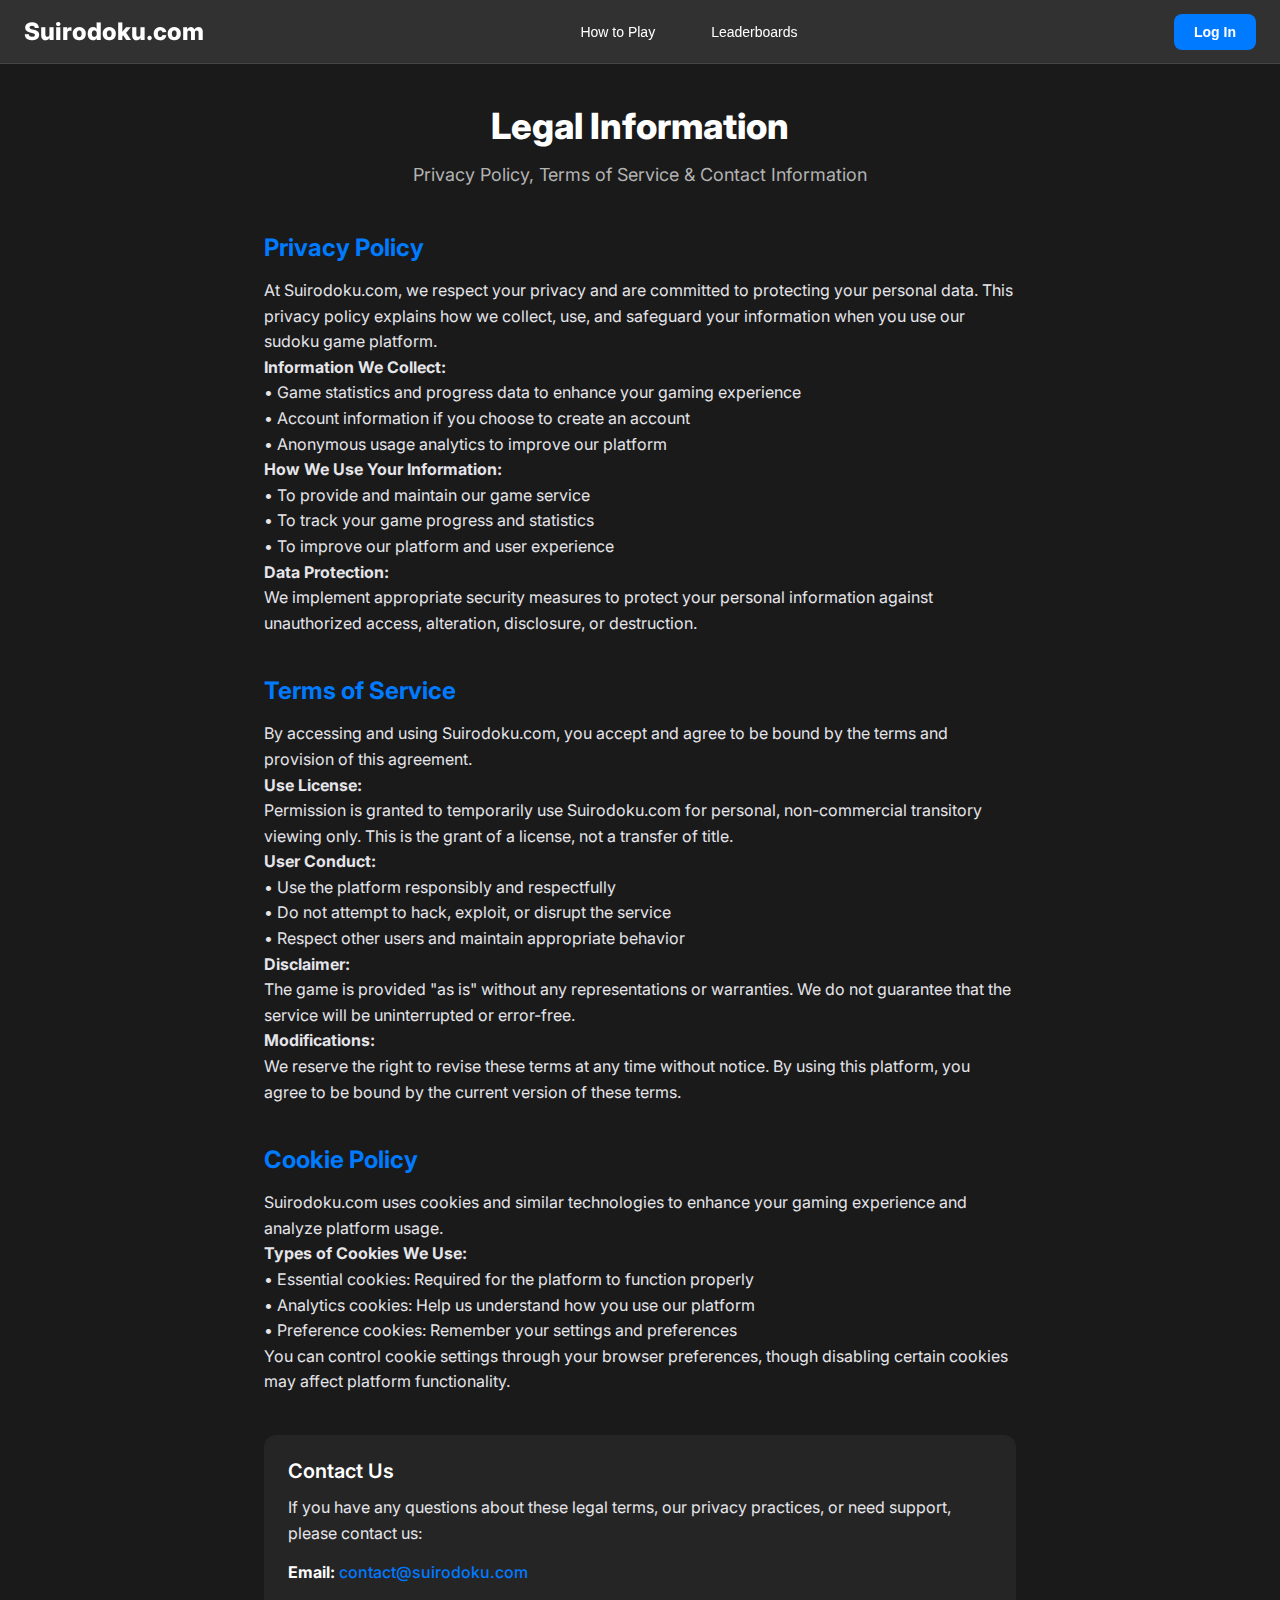
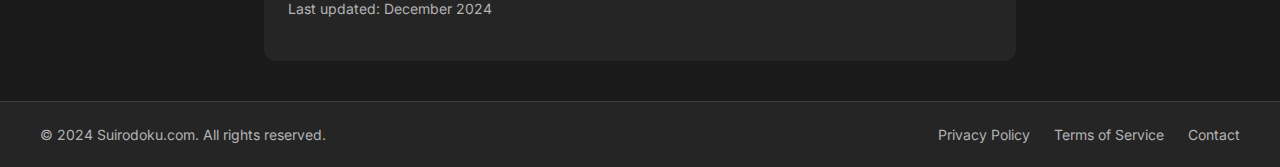
<file: legal/index.html>
<!DOCTYPE html>
<html lang="en">
<head>
    <meta charset="UTF-8">
    <meta name="viewport" content="width=device-width, initial-scale=1.0">
    <title>Legal - Suirodoku.com</title>
    
    <!-- FAVICON -->
    <link rel="icon" type="image/x-icon" href="/favicon.ico">
    <link rel="icon" type="image/png" sizes="32x32" href="/favicon-32x32.png">
    
    <link href="https://fonts.googleapis.com/css2?family=Inter:wght@400;500;600;700;800&display=swap" rel="stylesheet">
    <style>
        /* Styles de base repris de votre CSS */
        * {
            margin: 0;
            padding: 0;
            box-sizing: border-box;
        }

        body {
            font-family: 'Inter', -apple-system, BlinkMacSystemFont, 'Segoe UI', sans-serif;
            background: #1a1a1a;
            color: #ffffff;
            min-height: 100vh;
            display: flex;
            flex-direction: column;
        }

        /* Header Styles */
        .header {
            background: rgba(255, 255, 255, 0.1);
            backdrop-filter: blur(10px);
            border-bottom: 1px solid rgba(255, 255, 255, 0.1);
            padding: 0 24px;
            height: 64px;
            display: flex;
            align-items: center;
            justify-content: space-between;
            position: sticky;
            top: 0;
            z-index: 100;
        }

        .logo {
            font-size: 24px;
            font-weight: 800;
            color: #ffffff;
            cursor: pointer;
            user-select: none;
        }

        .nav-menu {
            display: flex;
            gap: 24px;
        }

        .nav-btn {
            background: none;
            border: none;
            color: #ffffff;
            font-size: 14px;
            font-weight: 500;
            padding: 8px 16px;
            border-radius: 8px;
            cursor: pointer;
            transition: all 0.2s ease;
        }

        .nav-btn:hover {
            background: rgba(255, 255, 255, 0.1);
        }

        .auth-buttons {
            display: flex;
            gap: 12px;
        }

        .auth-btn {
            background: #007AFF;
            border: none;
            color: white;
            font-size: 14px;
            font-weight: 600;
            padding: 10px 20px;
            border-radius: 8px;
            cursor: pointer;
            transition: all 0.2s ease;
            display: flex;
            align-items: center;
        }

        .auth-btn:hover {
            background: #0056CC;
        }

        /* Main Content */
        .main-content {
            flex: 1;
            max-width: 800px;
            margin: 0 auto;
            padding: 40px 24px;
            width: 100%;
        }

        .page-title {
            font-size: 36px;
            font-weight: 800;
            margin-bottom: 16px;
            text-align: center;
        }

        .page-subtitle {
            font-size: 18px;
            color: #B3B3B3;
            text-align: center;
            margin-bottom: 48px;
        }

        .legal-section {
            margin-bottom: 40px;
        }

        .section-title {
            font-size: 24px;
            font-weight: 700;
            margin-bottom: 16px;
            color: #007AFF;
        }

        .section-content {
            font-size: 16px;
            line-height: 1.6;
            color: #E5E5EA;
            margin-bottom: 16px;
        }

        .contact-info {
            background: rgba(255, 255, 255, 0.05);
            border-radius: 12px;
            padding: 24px;
            margin-top: 32px;
        }

        .contact-title {
            font-size: 20px;
            font-weight: 600;
            margin-bottom: 12px;
        }

        .contact-email {
            color: #007AFF;
            text-decoration: none;
            font-weight: 500;
        }

        .contact-email:hover {
            text-decoration: underline;
        }

        /* Footer Styles */
        .footer {
            background: rgba(255, 255, 255, 0.05);
            border-top: 1px solid rgba(255, 255, 255, 0.1);
            padding: 24px;
            text-align: center;
        }

        .footer-content {
            max-width: 1200px;
            margin: 0 auto;
        }

        .footer-bottom {
            display: flex;
            justify-content: space-between;
            align-items: center;
            flex-wrap: wrap;
            gap: 16px;
        }

        .footer-copyright {
            color: #B3B3B3;
            font-size: 14px;
        }

        .footer-legal {
            display: flex;
            gap: 24px;
        }

        .footer-legal a {
            color: #B3B3B3;
            text-decoration: none;
            font-size: 14px;
            cursor: pointer;
        }

        .footer-legal a:hover {
            color: #ffffff;
        }

        /* Mobile Responsive */
        @media (max-width: 768px) {
            .header {
                padding: 0 16px;
            }

            .nav-menu {
                display: none;
            }

            .main-content {
                padding: 24px 16px;
            }

            .page-title {
                font-size: 28px;
            }

            .section-title {
                font-size: 20px;
            }

            .footer-bottom {
                flex-direction: column;
                text-align: center;
            }
        }
    </style>
</head>
<body>
    <!-- Header -->
    <div class="header">
        <div class="logo" onclick="goToHome()">Suirodoku.com</div>
        
        <!-- Navigation Menu (Desktop) -->
        <nav class="nav-menu">
            <button class="nav-btn" onclick="navigateTo('tutorial')">
                How to Play
            </button>
            
            <button class="nav-btn" onclick="navigateTo('leaderboard')">
                Leaderboards
            </button>
        </nav>
        
        <!-- Auth Buttons (Desktop) -->
        <div class="auth-buttons" id="desktop-auth-buttons">
            <button class="auth-btn login-btn" onclick="navigateTo('auth')">Log In</button>
        </div>
    </div>

    <!-- Main Content -->
    <div class="main-content">
        <h1 class="page-title">Legal Information</h1>
        <p class="page-subtitle">Privacy Policy, Terms of Service & Contact Information</p>

        <div class="legal-section">
            <h2 class="section-title">Privacy Policy</h2>
            <div class="section-content">
                <p>At Suirodoku.com, we respect your privacy and are committed to protecting your personal data. This privacy policy explains how we collect, use, and safeguard your information when you use our sudoku game platform.</p>
                
                <p><strong>Information We Collect:</strong></p>
                <p>• Game statistics and progress data to enhance your gaming experience<br>
                • Account information if you choose to create an account<br>
                • Anonymous usage analytics to improve our platform</p>
                
                <p><strong>How We Use Your Information:</strong></p>
                <p>• To provide and maintain our game service<br>
                • To track your game progress and statistics<br>
                • To improve our platform and user experience</p>
                
                <p><strong>Data Protection:</strong></p>
                <p>We implement appropriate security measures to protect your personal information against unauthorized access, alteration, disclosure, or destruction.</p>
            </div>
        </div>

        <div class="legal-section">
            <h2 class="section-title">Terms of Service</h2>
            <div class="section-content">
                <p>By accessing and using Suirodoku.com, you accept and agree to be bound by the terms and provision of this agreement.</p>
                
                <p><strong>Use License:</strong></p>
                <p>Permission is granted to temporarily use Suirodoku.com for personal, non-commercial transitory viewing only. This is the grant of a license, not a transfer of title.</p>
                
                <p><strong>User Conduct:</strong></p>
                <p>• Use the platform responsibly and respectfully<br>
                • Do not attempt to hack, exploit, or disrupt the service<br>
                • Respect other users and maintain appropriate behavior</p>
                
                <p><strong>Disclaimer:</strong></p>
                <p>The game is provided "as is" without any representations or warranties. We do not guarantee that the service will be uninterrupted or error-free.</p>
                
                <p><strong>Modifications:</strong></p>
                <p>We reserve the right to revise these terms at any time without notice. By using this platform, you agree to be bound by the current version of these terms.</p>
            </div>
        </div>

        <div class="legal-section">
            <h2 class="section-title">Cookie Policy</h2>
            <div class="section-content">
                <p>Suirodoku.com uses cookies and similar technologies to enhance your gaming experience and analyze platform usage.</p>
                
                <p><strong>Types of Cookies We Use:</strong></p>
                <p>• Essential cookies: Required for the platform to function properly<br>
                • Analytics cookies: Help us understand how you use our platform<br>
                • Preference cookies: Remember your settings and preferences</p>
                
                <p>You can control cookie settings through your browser preferences, though disabling certain cookies may affect platform functionality.</p>
            </div>
        </div>

        <div class="contact-info">
            <h3 class="contact-title">Contact Us</h3>
            <p class="section-content">If you have any questions about these legal terms, our privacy practices, or need support, please contact us:</p>
            <p><strong>Email:</strong> <a href="mailto:contact@suirodoku.com" class="contact-email">contact@suirodoku.com</a></p>
            <p class="section-content" style="margin-top: 16px; font-size: 14px; color: #B3B3B3;">
                Last updated: December 2024
            </p>
        </div>
    </div>

    <!-- Footer -->
    <footer class="footer">
        <div class="footer-content">
            <div class="footer-bottom">
                <div class="footer-copyright">
                    © 2024 Suirodoku.com. All rights reserved.
                </div>
                <div class="footer-legal">
                    <a onclick="navigateTo('legal')">Privacy Policy</a>
                    <a onclick="navigateTo('legal')">Terms of Service</a>
                    <a onclick="navigateTo('legal')">Contact</a>
                </div>
            </div>
        </div>
    </footer>

    <script>
        // Navigation functions
        function goToHome() {
            window.location.href = '../';
        }

        function navigateTo(page) {
            switch(page) {
                case 'tutorial':
                    window.location.href = '../tutorial/';
                    break;
                case 'leaderboard':
                    window.location.href = '../leaderboard/';
                    break;
                case 'auth':
                    window.location.href = '../auth/';
                    break;
                case 'profile':
                    window.location.href = '../profile/';
                    break;
                case 'legal':
                    // Already on legal page, just scroll to top
                    window.scrollTo(0, 0);
                    break;
                default:
                    window.location.href = '../';
            }
        }

        // Dynamic header auth state (same as your main page)
        function updateHeaderAuthState(user) {
            const desktopAuthButtons = document.getElementById('desktop-auth-buttons');
            
            if (user) {
                desktopAuthButtons.innerHTML = `
                    <button class="auth-btn profile-btn" onclick="navigateTo('profile')">
                        <svg width="16" height="16" viewBox="0 0 24 24" fill="currentColor" style="margin-right: 8px;">
                            <path d="M12 12c2.21 0 4-1.79 4-4s-1.79-4-4-4-4 1.79-4 4 1.79 4 4 4zm0 2c-2.67 0-8 1.34-8 4v2h16v-2c0-2.66-5.33-4-8-4z"/>
                        </svg>
                        Profile
                    </button>
                `;
            } else {
                desktopAuthButtons.innerHTML = `
                    <button class="auth-btn login-btn" onclick="navigateTo('auth')">Log In</button>
                `;
            }
        }

        // Initialize auth state
        document.addEventListener('DOMContentLoaded', function() {
            updateHeaderAuthState(null);
        });
    </script>
</body>
</html>
</file>
